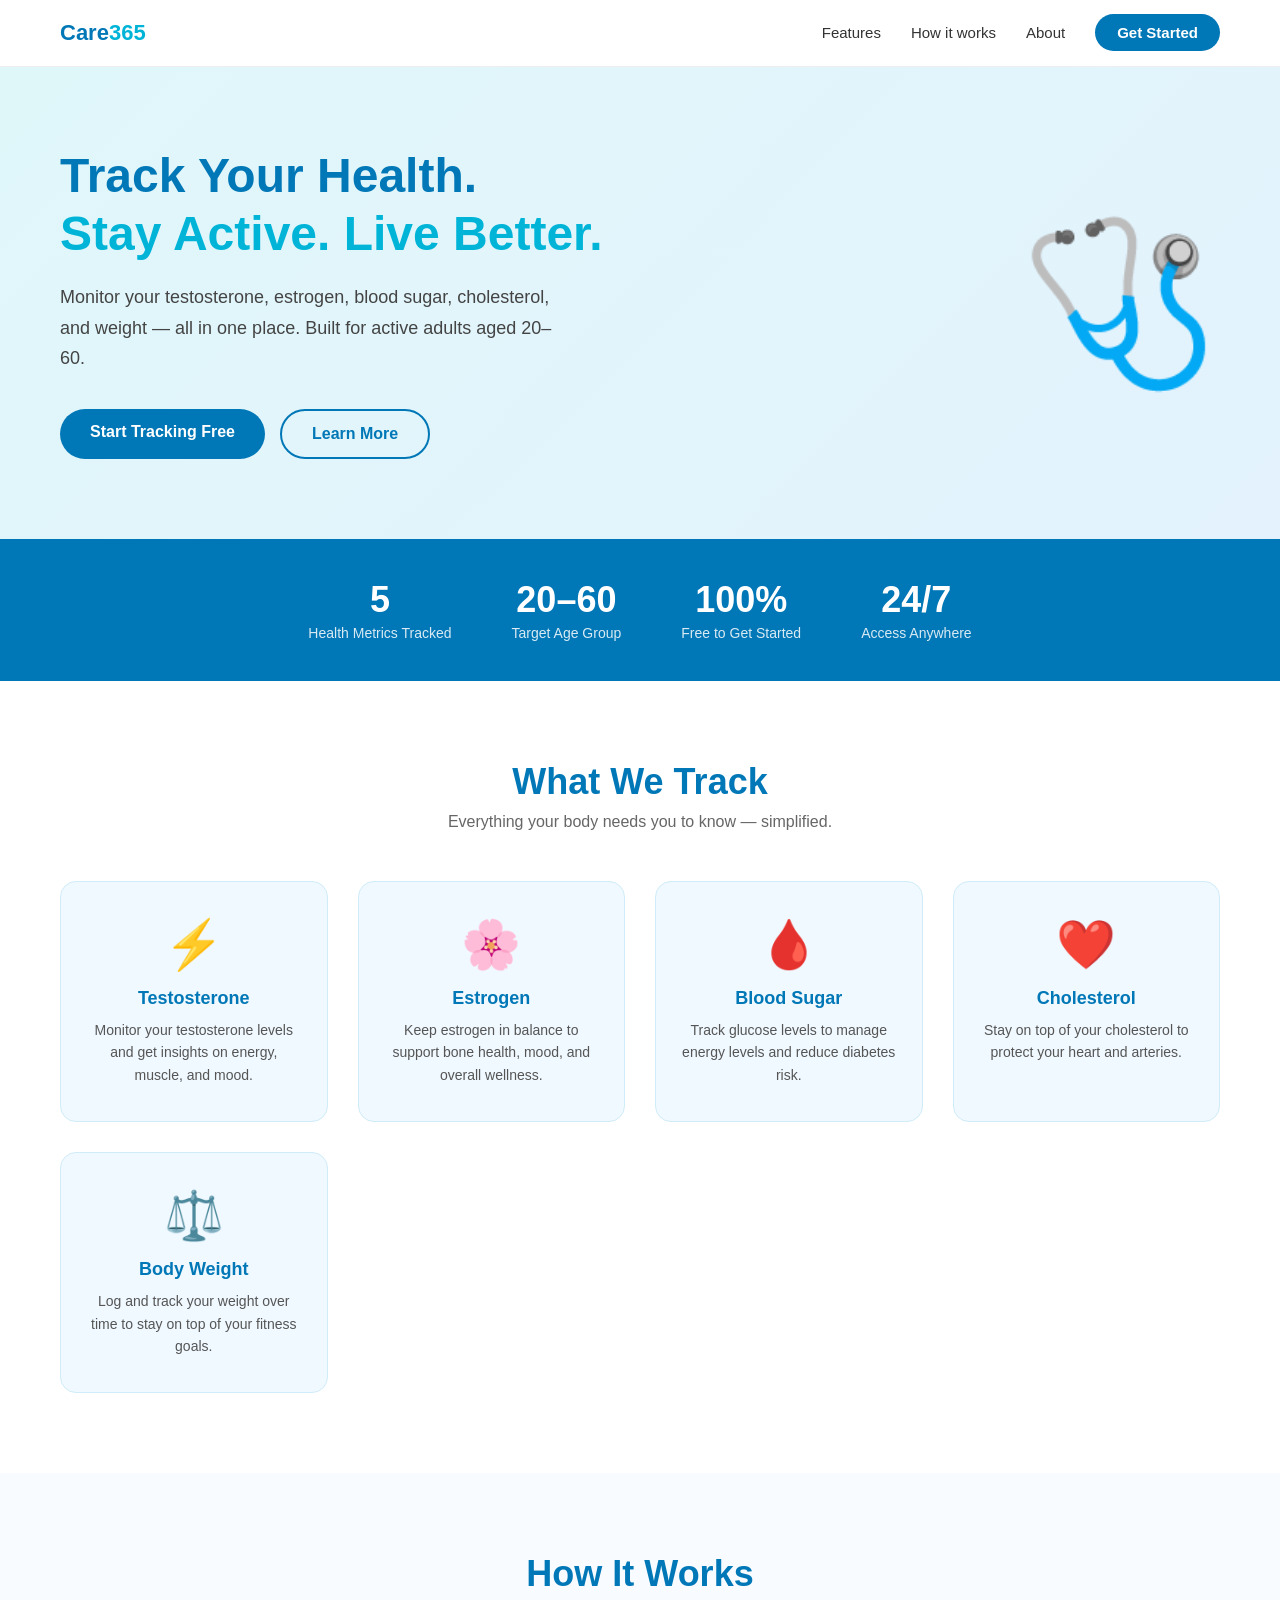
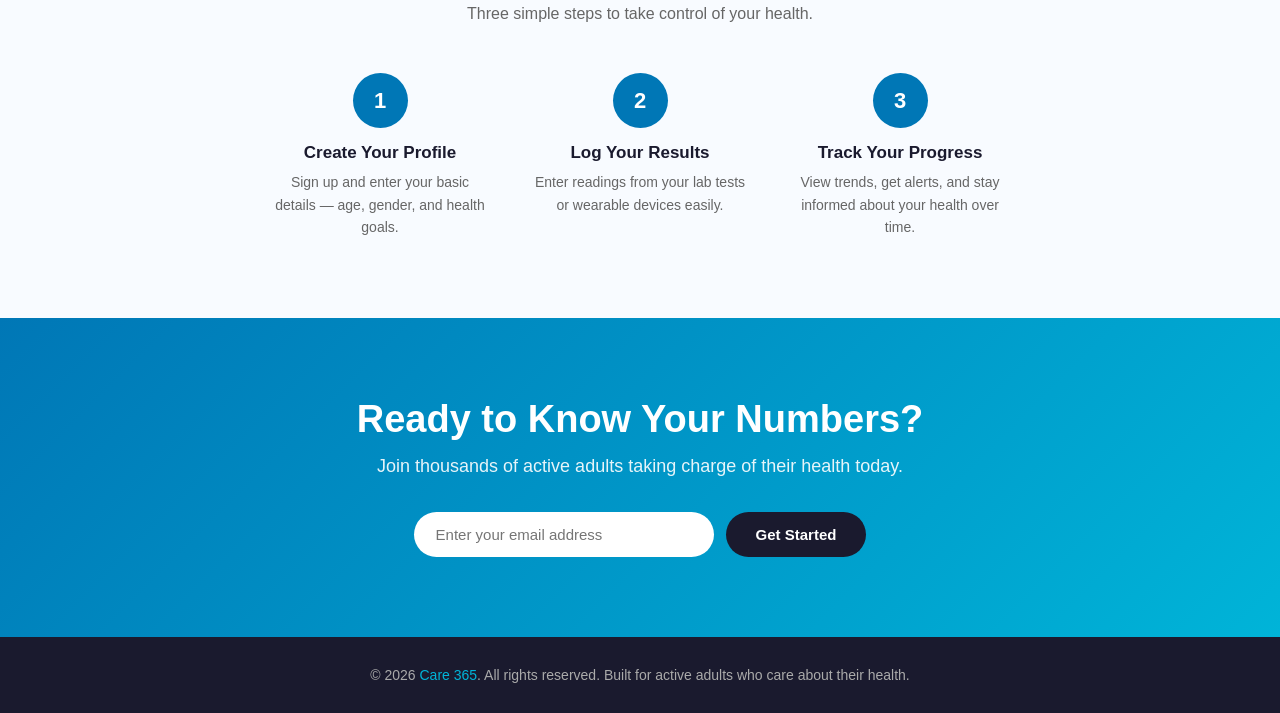
<file: index.html>
<!DOCTYPE html>
<html lang="en">
<head>
  <meta charset="UTF-8" />
  <meta name="viewport" content="width=device-width, initial-scale=1.0"/>
  <link rel="stylesheet" href="style.css">
  <title>Care 365</title>
  
    
  
</head>
<body>

  <!-- NAVBAR -->
  <nav>
    <div class="logo">Care<span>365</span></div>
    <ul>
      <li><a href="#">Features</a></li>
      <li><a href="#">How it works</a></li>
      <li><a href="#">About</a></li>
      <li><a href="signup.html" class="nav-btn">Get Started</a></li>
    </ul>
  </nav>

  <!-- HERO -->
  <section class="hero">
    <div class="hero-text">
      <h1>Track Your Health.<br><span>Stay Active. Live Better.</span></h1>
      <p>Monitor your testosterone, estrogen, blood sugar, cholesterol, and weight — all in one place. Built for active adults aged 20–60.</p>
      <div class="hero-buttons">
        <a href="signup.html" class="btn-primary">Start Tracking Free</a>
        <a href="login.html" class="btn-secondary">Learn More</a>
      </div>
    </div>
    <div class="hero-image">🩺</div>
  </section>

  <!-- STATS BAR -->
  <div class="stats-bar">
    <div class="stat"><h2>5</h2><p>Health Metrics Tracked</p></div>
    <div class="stat"><h2>20–60</h2><p>Target Age Group</p></div>
    <div class="stat"><h2>100%</h2><p>Free to Get Started</p></div>
    <div class="stat"><h2>24/7</h2><p>Access Anywhere</p></div>
  </div>

  <!-- FEATURES -->
  <section class="features">
    <h2>What We Track</h2>
    <p class="subtitle">Everything your body needs you to know — simplified.</p>
    <div class="features-grid">
      <div class="feature-card">
        <div class="icon">⚡</div>
        <h3>Testosterone</h3>
        <p>Monitor your testosterone levels and get insights on energy, muscle, and mood.</p>
      </div>
      <div class="feature-card">
        <div class="icon">🌸</div>
        <h3>Estrogen</h3>
        <p>Keep estrogen in balance to support bone health, mood, and overall wellness.</p>
      </div>
      <div class="feature-card">
        <div class="icon">🩸</div>
        <h3>Blood Sugar</h3>
        <p>Track glucose levels to manage energy levels and reduce diabetes risk.</p>
      </div>
      <div class="feature-card">
        <div class="icon">❤️</div>
        <h3>Cholesterol</h3>
        <p>Stay on top of your cholesterol to protect your heart and arteries.</p>
      </div>
      <div class="feature-card">
        <div class="icon">⚖️</div>
        <h3>Body Weight</h3>
        <p>Log and track your weight over time to stay on top of your fitness goals.</p>
      </div>
    </div>
  </section>

  <!-- HOW IT WORKS -->
  <section class="how">
    <h2>How It Works</h2>
    <p class="subtitle">Three simple steps to take control of your health.</p>
    <div class="steps">
      <div class="step">
        <div class="step-number">1</div>
        <h3>Create Your Profile</h3>
        <p>Sign up and enter your basic details — age, gender, and health goals.</p>
      </div>
      <div class="step">
        <div class="step-number">2</div>
        <h3>Log Your Results</h3>
        <p>Enter readings from your lab tests or wearable devices easily.</p>
      </div>
      <div class="step">
        <div class="step-number">3</div>
        <h3>Track Your Progress</h3>
        <p>View trends, get alerts, and stay informed about your health over time.</p>
      </div>
    </div>
  </section>

  <!-- CTA -->
  <section class="cta">
    <h2>Ready to Know Your Numbers?</h2>
    <p>Join thousands of active adults taking charge of their health today.</p>
    <div class="cta-form">
      <input type="email" placeholder="Enter your email address" />
       <button onclick="window.location.href='signup.html'">Get Started</button>
    </div>
  </section>

  <!-- FOOTER -->
  <footer>
    <p>© 2026 <span>Care 365</span>. All rights reserved. Built for active adults who care about their health.</p>
  </footer>

</body>
</html>
</file>
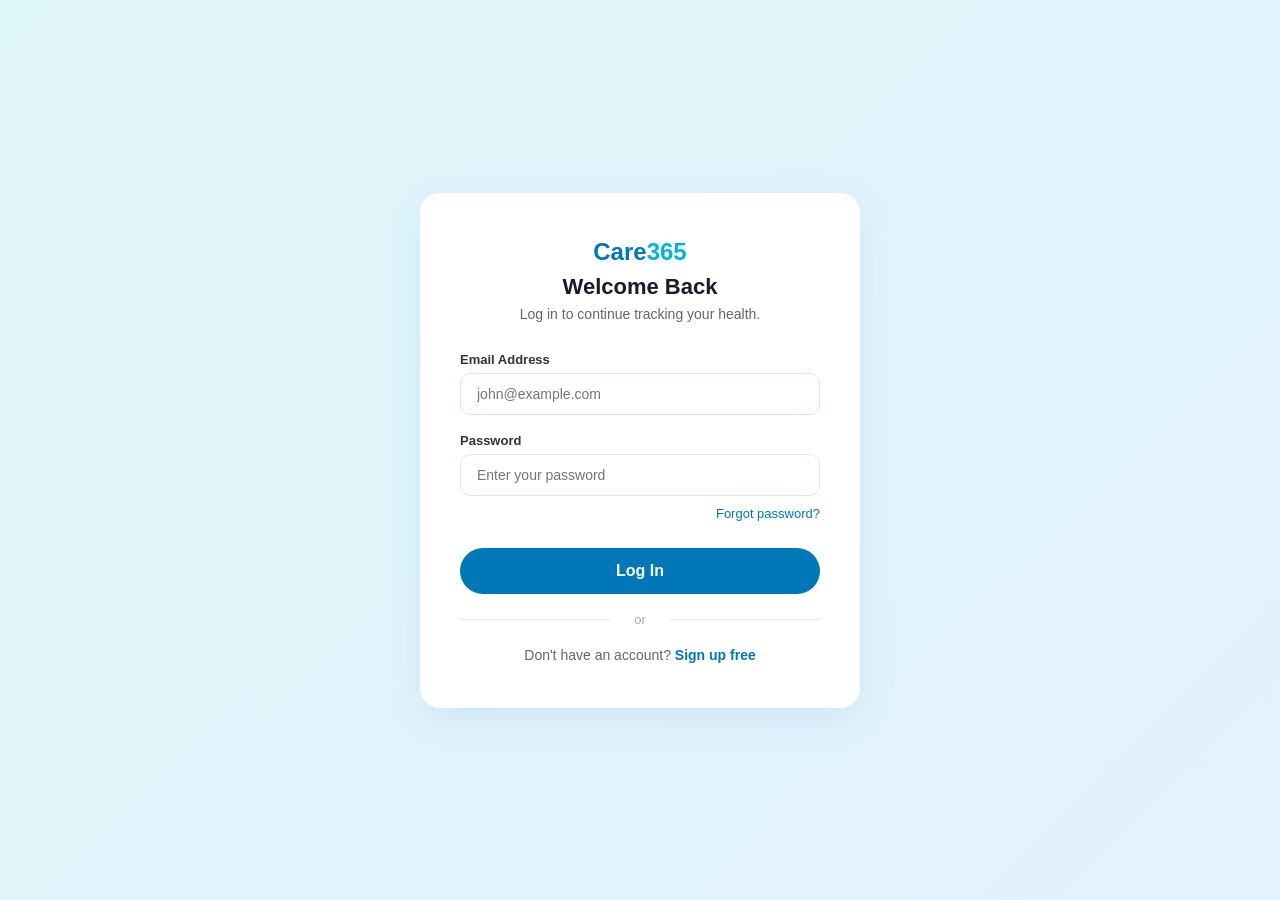
<file: login.html>
<!DOCTYPE html>
<html lang="en">
<head>
  <meta charset="UTF-8" />
  <meta name="viewport" content="width=device-width, initial-scale=1.0"/>
  <title>Login - Care 365</title>
  <link rel="stylesheet" href="style.css">
  <style>
    .auth-page {
      min-height: 100vh;
      display: flex;
      align-items: center;
      justify-content: center;
      background: linear-gradient(135deg, #e0f7fa, #e3f2fd);
      padding: 40px 20px;
    }

    .auth-card {
      background: #fff;
      border-radius: 20px;
      padding: 45px 40px;
      width: 100%;
      max-width: 440px;
      box-shadow: 0 10px 40px rgba(0, 119, 182, 0.1);
    }

    .auth-logo {
      text-align: center;
      font-size: 24px;
      font-weight: 700;
      color: #0077b6;
      margin-bottom: 8px;
    }

    .auth-logo span {
      color: #00b4d8;
    }

    .auth-card h2 {
      text-align: center;
      font-size: 22px;
      font-weight: 700;
      color: #1a1a2e;
      margin-bottom: 6px;
    }

    .auth-card .subtext {
      text-align: center;
      font-size: 14px;
      color: #666;
      margin-bottom: 30px;
    }

    .form-group {
      display: flex;
      flex-direction: column;
      margin-bottom: 18px;
    }

    .form-group label {
      font-size: 13px;
      font-weight: 600;
      color: #333;
      margin-bottom: 6px;
    }

    .form-group input {
      padding: 12px 16px;
      border: 1.5px solid #d0ecf8;
      border-radius: 10px;
      font-size: 14px;
      color: #1a1a2e;
      outline: none;
      transition: border 0.2s;
    }

    .form-group input:focus {
      border-color: #0077b6;
    }

    .forgot {
      text-align: right;
      margin-top: -10px;
      margin-bottom: 18px;
    }

    .forgot a {
      font-size: 13px;
      color: #0077b6;
      text-decoration: none;
    }

    .submit-btn {
      width: 100%;
      padding: 14px;
      background: #0077b6;
      color: #fff;
      border: none;
      border-radius: 30px;
      font-size: 16px;
      font-weight: 700;
      cursor: pointer;
      margin-top: 8px;
      transition: background 0.2s;
    }

    .submit-btn:hover {
      background: #005f8e;
    }

    .auth-footer {
      text-align: center;
      margin-top: 20px;
      font-size: 14px;
      color: #666;
    }

    .auth-footer a {
      color: #0077b6;
      font-weight: 600;
      text-decoration: none;
    }

    .divider {
      text-align: center;
      color: #aaa;
      font-size: 13px;
      margin: 18px 0;
      position: relative;
    }

    .divider::before,
    .divider::after {
      content: '';
      position: absolute;
      top: 50%;
      width: 42%;
      height: 1px;
      background: #eee;
    }

    .divider::before { left: 0; }
    .divider::after { right: 0; }
  </style>
</head>
<body>

  <div class="auth-page">
    <div class="auth-card">

      <div class="auth-logo">Care<span>365</span></div>
      <h2>Welcome Back</h2>
      <p class="subtext">Log in to continue tracking your health.</p>

      <div class="form-group">
        <label>Email Address</label>
        <input type="email" placeholder="john@example.com" />
      </div>

      <div class="form-group">
        <label>Password</label>
        <input type="password" placeholder="Enter your password" />
      </div>

      <div class="forgot">
        <a href="#">Forgot password?</a>
      </div>

      <button class="submit-btn">Log In</button>

      <div class="divider">or</div>

      <div class="auth-footer">
        Don't have an account? <a href="signup.html">Sign up free</a>
      </div>

    </div>
  </div>
<script>
  document.querySelector('.submit-btn').addEventListener('click', async () => {
    const data = {
      email:    document.querySelectorAll('input')[0].value,
      password: document.querySelectorAll('input')[1].value
    };

    const response = await fetch('/login', {
      method: 'POST',
      headers: { 'Content-Type': 'application/json' },
      body: JSON.stringify(data)
    });

    const result = await response.json();

    if (response.ok) {
      localStorage.setItem('user_id', result.user_id);
      localStorage.setItem('user_name', result.name);
      window.location.href = 'dashboard.html';
    } else {
      alert('Error: ' + result.error);
    }
});
</script>
</body>
</html>
</file>
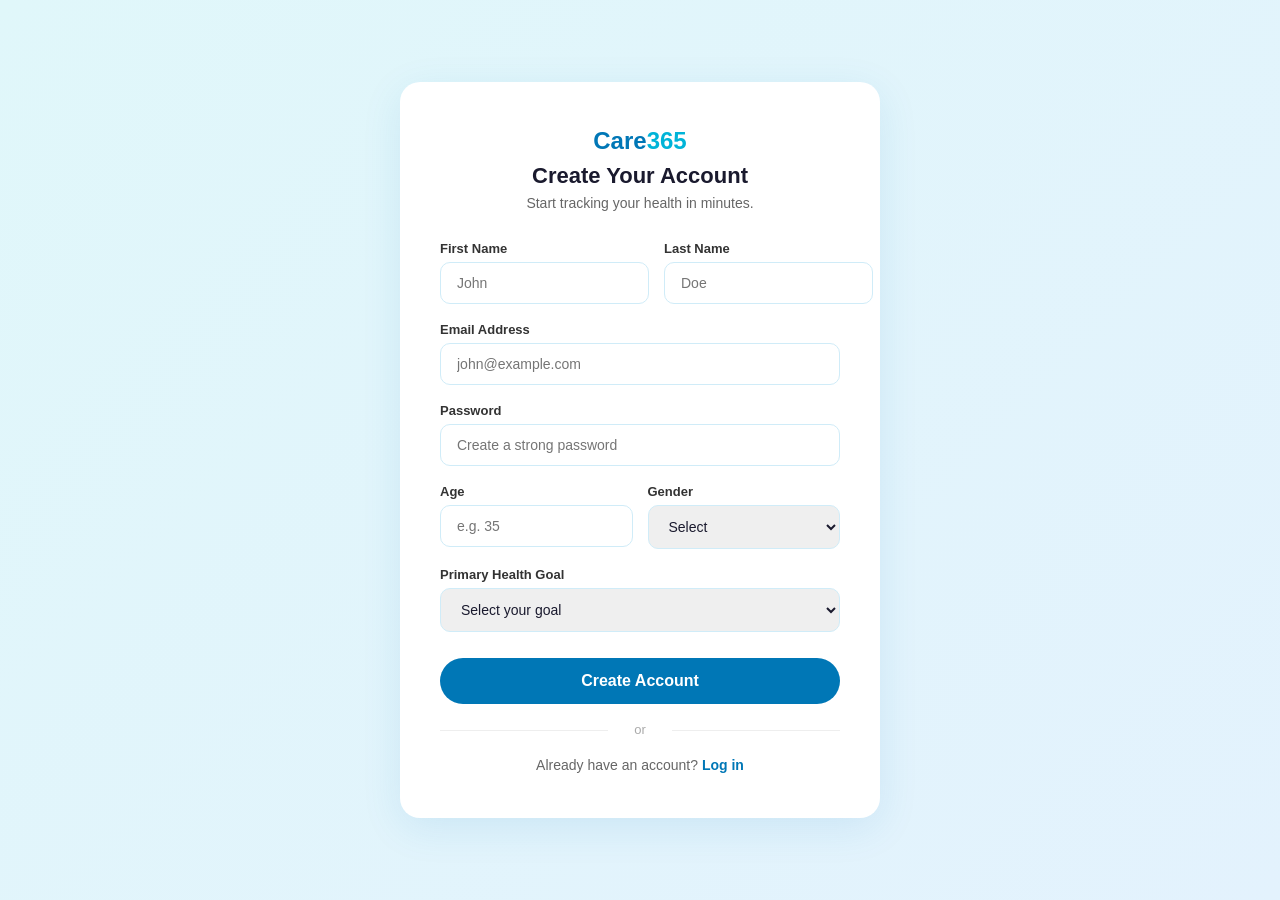
<file: signup.html>
<!DOCTYPE html>
<html lang="en">
<head>
  <meta charset="UTF-8" />
  <meta name="viewport" content="width=device-width, initial-scale=1.0"/>
  <title>Sign Up - Care 365</title>
  <link rel="stylesheet" href="style.css">
  <style>
    .auth-page {
      min-height: 100vh;
      display: flex;
      align-items: center;
      justify-content: center;
      background: linear-gradient(135deg, #e0f7fa, #e3f2fd);
      padding: 40px 20px;
    }

    .auth-card {
      background: #fff;
      border-radius: 20px;
      padding: 45px 40px;
      width: 100%;
      max-width: 480px;
      box-shadow: 0 10px 40px rgba(0, 119, 182, 0.1);
    }

    .auth-logo {
      text-align: center;
      font-size: 24px;
      font-weight: 700;
      color: #0077b6;
      margin-bottom: 8px;
    }

    .auth-logo span {
      color: #00b4d8;
    }

    .auth-card h2 {
      text-align: center;
      font-size: 22px;
      font-weight: 700;
      color: #1a1a2e;
      margin-bottom: 6px;
    }

    .auth-card .subtext {
      text-align: center;
      font-size: 14px;
      color: #666;
      margin-bottom: 30px;
    }

    .form-row {
      display: flex;
      gap: 15px;
    }

    .form-group {
      display: flex;
      flex-direction: column;
      margin-bottom: 18px;
      flex: 1;
    }

    .form-group label {
      font-size: 13px;
      font-weight: 600;
      color: #333;
      margin-bottom: 6px;
    }

    .form-group input,
    .form-group select {
      padding: 12px 16px;
      border: 1.5px solid #d0ecf8;
      border-radius: 10px;
      font-size: 14px;
      color: #1a1a2e;
      outline: none;
      transition: border 0.2s;
    }

    .form-group input:focus,
    .form-group select:focus {
      border-color: #0077b6;
    }

    .submit-btn {
      width: 100%;
      padding: 14px;
      background: #0077b6;
      color: #fff;
      border: none;
      border-radius: 30px;
      font-size: 16px;
      font-weight: 700;
      cursor: pointer;
      margin-top: 8px;
      transition: background 0.2s;
    }

    .submit-btn:hover {
      background: #005f8e;
    }

    .auth-footer {
      text-align: center;
      margin-top: 20px;
      font-size: 14px;
      color: #666;
    }

    .auth-footer a {
      color: #0077b6;
      font-weight: 600;
      text-decoration: none;
    }

    .divider {
      text-align: center;
      color: #aaa;
      font-size: 13px;
      margin: 18px 0;
      position: relative;
    }

    .divider::before,
    .divider::after {
      content: '';
      position: absolute;
      top: 50%;
      width: 42%;
      height: 1px;
      background: #eee;
    }

    .divider::before { left: 0; }
    .divider::after { right: 0; }
  </style>
</head>
<body>

  <div class="auth-page">
    <div class="auth-card">

      <div class="auth-logo">Care<span>365</span></div>
      <h2>Create Your Account</h2>
      <p class="subtext">Start tracking your health in minutes.</p>

      <div class="form-row">
        <div class="form-group">
          <label>First Name</label>
          <input type="text" placeholder="John" />
        </div>
        <div class="form-group">
          <label>Last Name</label>
          <input type="text" placeholder="Doe" />
        </div>
      </div>

      <div class="form-group">
        <label>Email Address</label>
        <input type="email" placeholder="john@example.com" />
      </div>

      <div class="form-group">
        <label>Password</label>
        <input type="password" placeholder="Create a strong password" />
      </div>

      <div class="form-row">
        <div class="form-group">
          <label>Age</label>
          <input type="number" placeholder="e.g. 35" min="20" max="60" />
        </div>
        <div class="form-group">
          <label>Gender</label>
          <select>
            <option value="">Select</option>
            <option value="male">Male</option>
            <option value="female">Female</option>
            <option value="other">Other</option>
          </select>
        </div>
      </div>

      <div class="form-group">
        <label>Primary Health Goal</label>
        <select>
          <option value="">Select your goal</option>
          <option value="hormones">Balance my hormones</option>
          <option value="sugar">Manage blood sugar</option>
          <option value="cholesterol">Monitor cholesterol</option>
          <option value="weight">Track my weight</option>
          <option value="all">Track everything</option>
        </select>
      </div>

      <button class="submit-btn">Create Account</button>

      <div class="divider">or</div>

      <div class="auth-footer">
        Already have an account? <a href="login.html">Log in</a>
      </div>

    </div>
  </div>
<script>
  document.querySelector('.submit-btn').addEventListener('click', async () => {
    const data = {
      first_name:  document.querySelectorAll('input')[0].value,
      last_name:   document.querySelectorAll('input')[1].value,
      email:       document.querySelectorAll('input')[2].value,
      password:    document.querySelectorAll('input')[3].value,
      age:         document.querySelectorAll('input')[4].value,
      gender:      document.querySelectorAll('select')[0].value,
      health_goal: document.querySelectorAll('select')[1].value
    };

    const response = await fetch('/signup', {
      method: 'POST',
      headers: { 'Content-Type': 'application/json' },
      body: JSON.stringify(data)
    });

    const result = await response.json();

    if (response.ok) {
      alert('Account created! Redirecting to login...');
      window.location.href = 'login.html';
    } else {
      alert('Error: ' + result.error);
    }
  });
</script>
</body>
</html>
</file>
<file: style.css>
* {
      margin: 0;
      padding: 0;
      box-sizing: border-box;
    }

    body {
      font-family: 'Segoe UI', sans-serif;
      color: #1a1a2e;
      background: #fff;
    }

    /* NAVBAR */
    nav {
      display: flex;
      justify-content: space-between;
      align-items: center;
      padding: 20px 60px;
      background: #fff;
      border-bottom: 1px solid #eee;
      position: sticky;
      top: 0;
      z-index: 100;
    }

    .logo {
      font-size: 22px;
      font-weight: 700;
      color: #0077b6;
    }

    .logo span {
      color: #00b4d8;
    }

    nav ul {
      list-style: none;
      display: flex;
      gap: 30px;
    }

    nav ul li a {
      text-decoration: none;
      color: #333;
      font-size: 15px;
    }

    nav ul li a:hover {
      color: #0077b6;
    }

    .nav-btn {
      background: #0077b6;
      color: #fff !important;
      padding: 10px 22px;
      border-radius: 25px;
      font-weight: 600;
    }

    /* HERO */
    .hero {
      display: flex;
      justify-content: space-between;
      align-items: center;
      padding: 80px 60px;
      background: linear-gradient(135deg, #e0f7fa, #e3f2fd);
      gap: 40px;
    }

    .hero-text h1 {
      font-size: 48px;
      font-weight: 800;
      line-height: 1.2;
      color: #0077b6;
    }

    .hero-text h1 span {
      color: #00b4d8;
    }

    .hero-text p {
      margin: 20px 0 35px;
      font-size: 18px;
      color: #444;
      max-width: 500px;
      line-height: 1.7;
    }

    .hero-buttons {
      display: flex;
      gap: 15px;
    }

    .btn-primary {
      background: #0077b6;
      color: #fff;
      padding: 14px 30px;
      border-radius: 30px;
      text-decoration: none;
      font-weight: 600;
      font-size: 16px;
    }

    .btn-secondary {
      background: transparent;
      color: #0077b6;
      padding: 14px 30px;
      border-radius: 30px;
      text-decoration: none;
      font-weight: 600;
      font-size: 16px;
      border: 2px solid #0077b6;
    }

    .hero-image {
      font-size: 160px;
    }

    /* STATS BAR */
    .stats-bar {
      display: flex;
      justify-content: center;
      gap: 60px;
      padding: 40px 60px;
      background: #0077b6;
      color: #fff;
      text-align: center;
    }

    .stat h2 {
      font-size: 36px;
      font-weight: 800;
    }

    .stat p {
      font-size: 14px;
      opacity: 0.85;
      margin-top: 4px;
    }

    /* FEATURES */
    .features {
      padding: 80px 60px;
      text-align: center;
    }

    .features h2 {
      font-size: 36px;
      font-weight: 700;
      color: #0077b6;
      margin-bottom: 10px;
    }

    .features .subtitle {
      color: #666;
      font-size: 16px;
      margin-bottom: 50px;
    }

    .features-grid {
      display: grid;
      grid-template-columns: repeat(auto-fit, minmax(220px, 1fr));
      gap: 30px;
    }

    .feature-card {
      background: #f0f9ff;
      border-radius: 16px;
      padding: 35px 25px;
      text-align: center;
      border: 1px solid #d0ecf8;
      transition: transform 0.2s;
    }

    .feature-card:hover {
      transform: translateY(-5px);
    }

    .feature-card .icon {
      font-size: 48px;
      margin-bottom: 15px;
    }

    .feature-card h3 {
      font-size: 18px;
      font-weight: 700;
      color: #0077b6;
      margin-bottom: 10px;
    }

    .feature-card p {
      font-size: 14px;
      color: #555;
      line-height: 1.6;
    }

    /* HOW IT WORKS */
    .how {
      background: #f8fbff;
      padding: 80px 60px;
      text-align: center;
    }

    .how h2 {
      font-size: 36px;
      font-weight: 700;
      color: #0077b6;
      margin-bottom: 10px;
    }

    .how .subtitle {
      color: #666;
      margin-bottom: 50px;
    }

    .steps {
      display: flex;
      justify-content: center;
      gap: 40px;
      flex-wrap: wrap;
    }

    .step {
      max-width: 220px;
      text-align: center;
    }

    .step-number {
      width: 55px;
      height: 55px;
      background: #0077b6;
      color: #fff;
      border-radius: 50%;
      display: flex;
      align-items: center;
      justify-content: center;
      font-size: 22px;
      font-weight: 800;
      margin: 0 auto 15px;
    }

    .step h3 {
      font-size: 17px;
      font-weight: 700;
      color: #1a1a2e;
      margin-bottom: 8px;
    }

    .step p {
      font-size: 14px;
      color: #666;
      line-height: 1.6;
    }

    /* CTA */
    .cta {
      background: linear-gradient(135deg, #0077b6, #00b4d8);
      padding: 80px 60px;
      text-align: center;
      color: #fff;
    }

    .cta h2 {
      font-size: 38px;
      font-weight: 800;
      margin-bottom: 15px;
    }

    .cta p {
      font-size: 18px;
      opacity: 0.9;
      margin-bottom: 35px;
    }

    .cta-form {
      display: flex;
      justify-content: center;
      gap: 12px;
      flex-wrap: wrap;
    }

    .cta-form input {
      padding: 14px 22px;
      border-radius: 30px;
      border: none;
      font-size: 15px;
      width: 300px;
      outline: none;
    }

    .cta-form button {
      background: #1a1a2e;
      color: #fff;
      padding: 14px 30px;
      border-radius: 30px;
      border: none;
      font-size: 15px;
      font-weight: 700;
      cursor: pointer;
    }

    /* FOOTER */
    footer {
      background: #1a1a2e;
      color: #aaa;
      text-align: center;
      padding: 30px 60px;
      font-size: 14px;
    }

    footer span {
      color: #00b4d8;
    }
</file>
